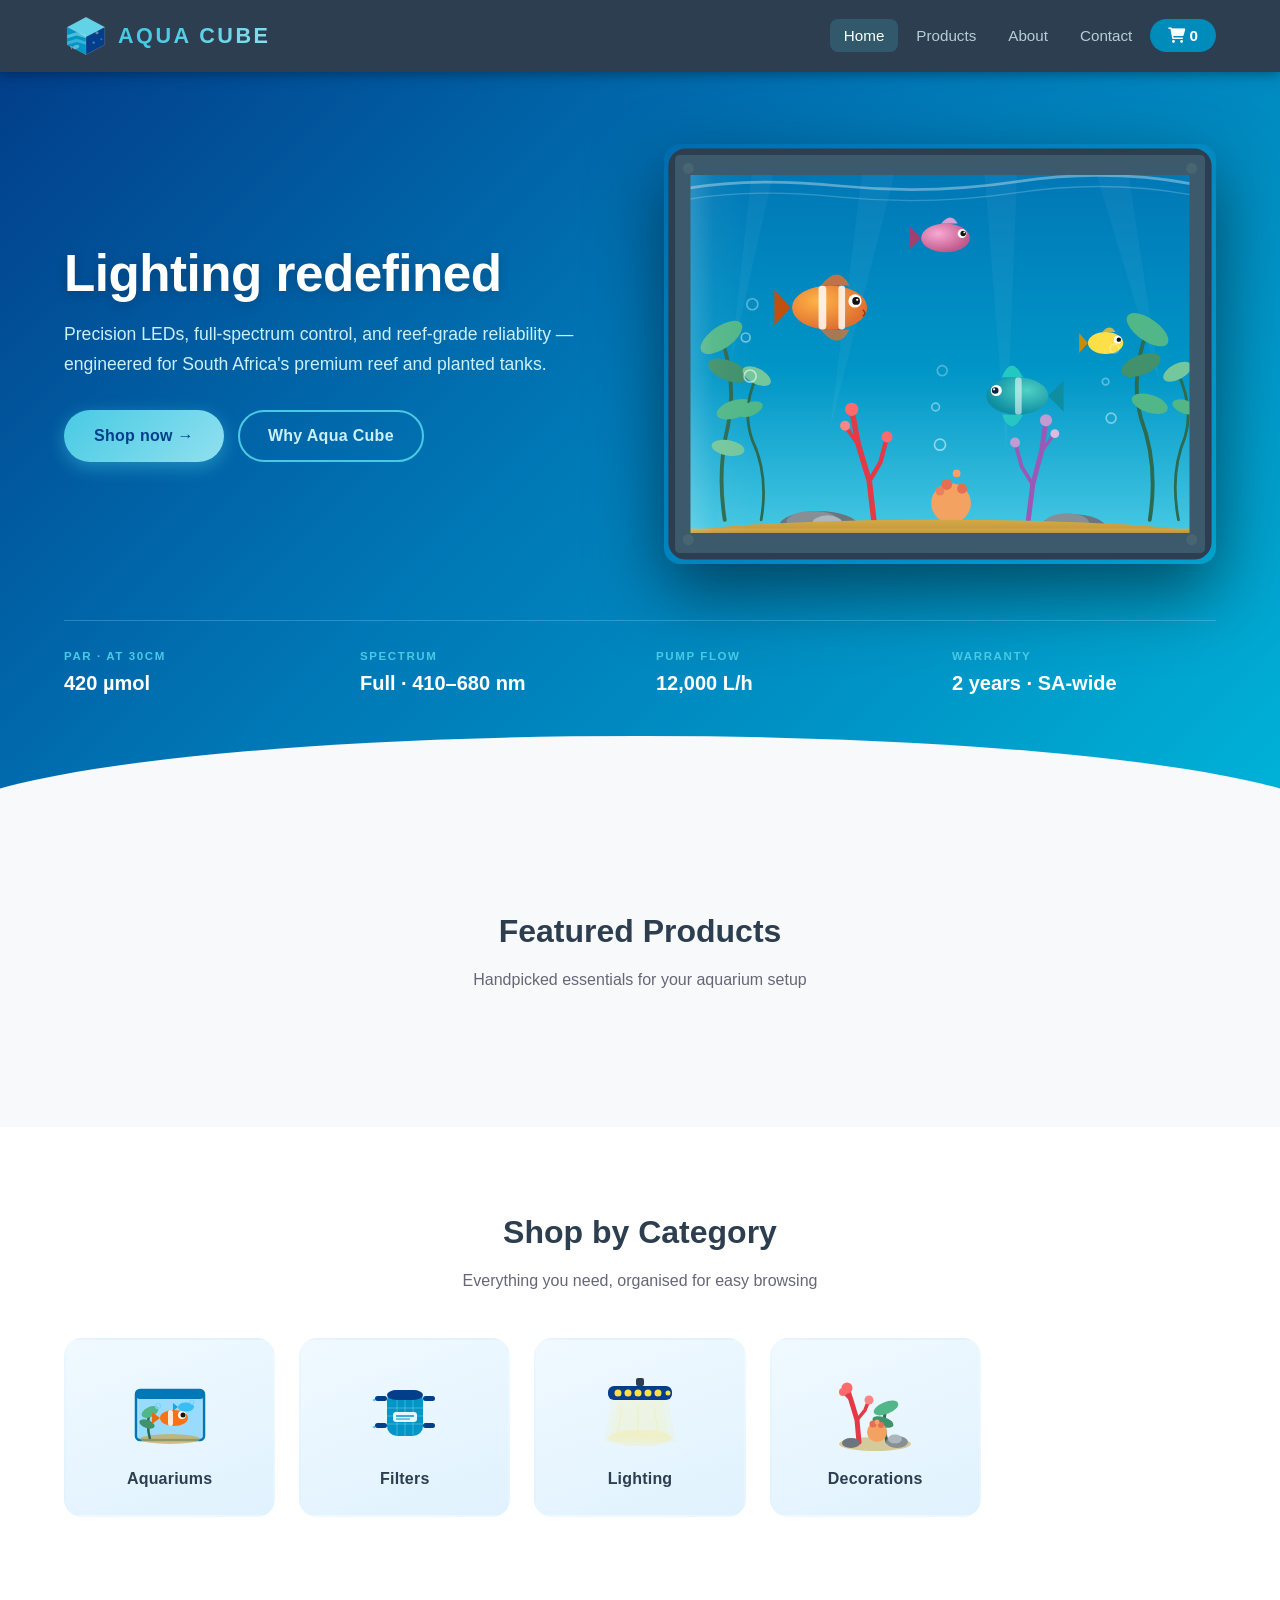
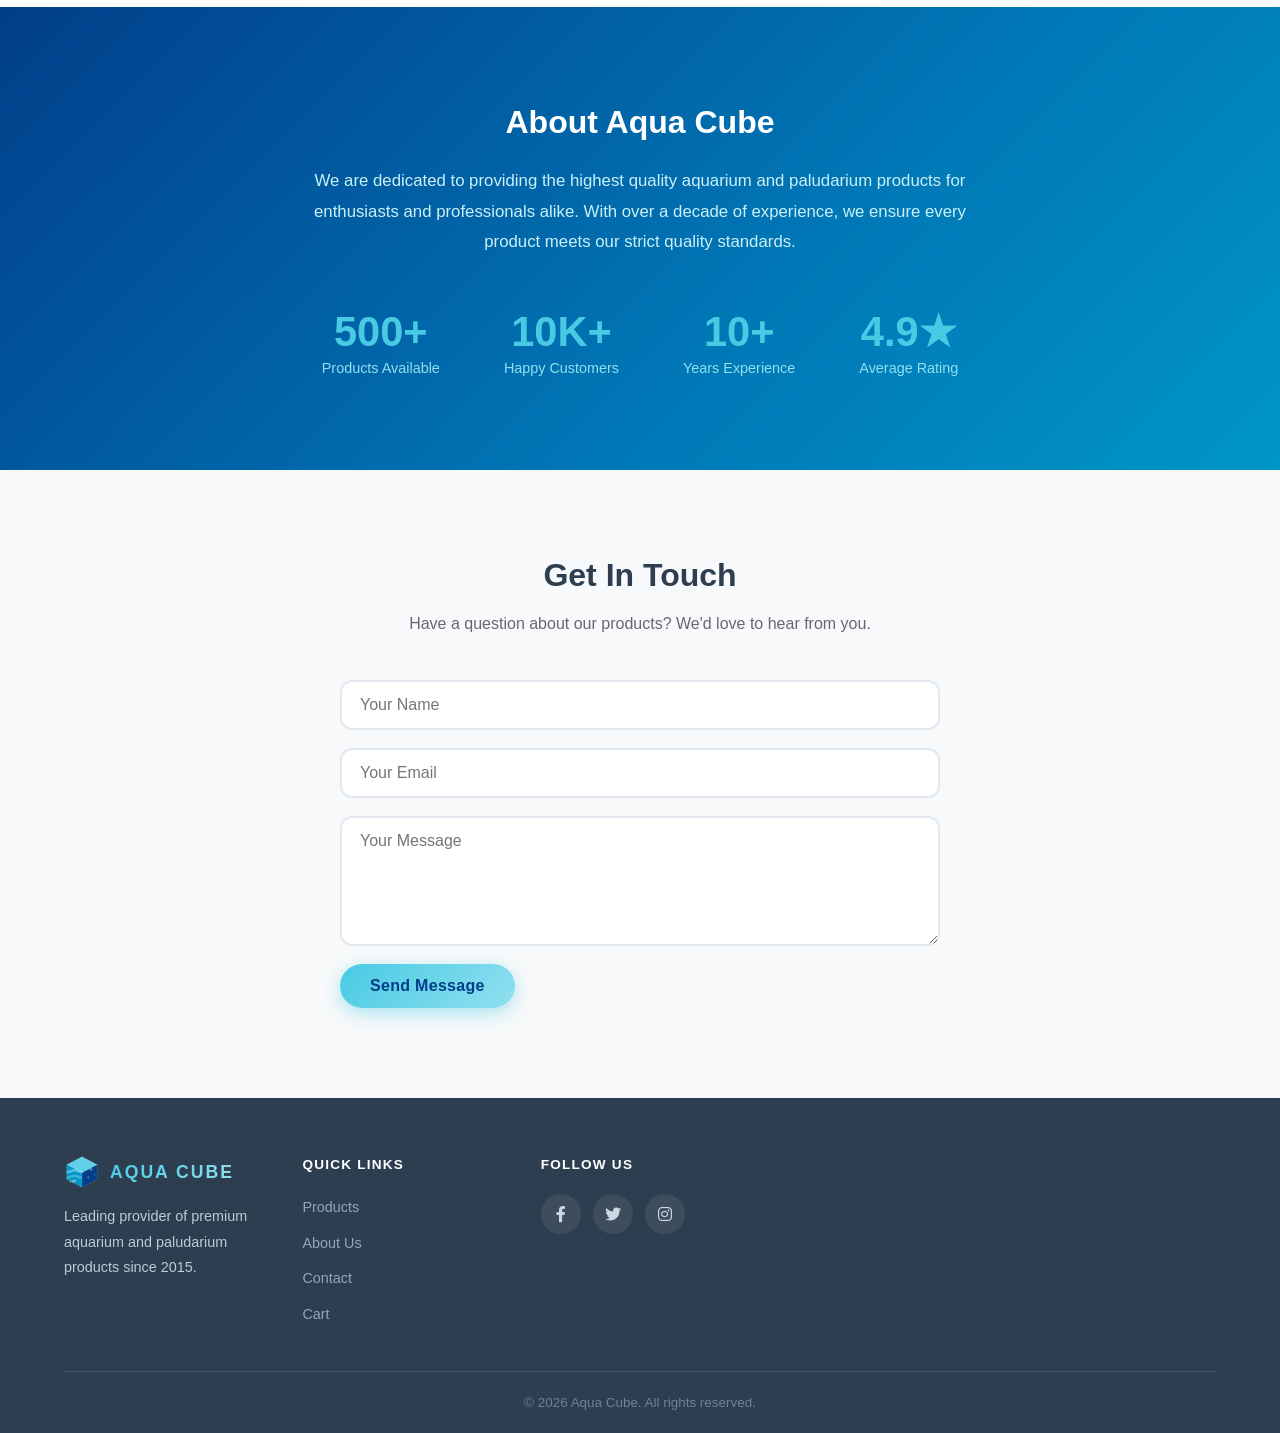
<file: index.html>
<!DOCTYPE html>
<html lang="en">
<head>
    <meta charset="UTF-8">
    <meta name="viewport" content="width=device-width, initial-scale=1.0">
    <title>Aqua Cube - Premium Aquarium &amp; Paludarium Products</title>
    <link rel="stylesheet" href="css/style.css">
    <link rel="stylesheet" href="https://cdnjs.cloudflare.com/ajax/libs/font-awesome/6.0.0/css/all.min.css">
</head>
<body>

    <!-- Navigation -->
    <nav class="navbar">
        <div class="nav-container">
            <div class="logo">
                <img src="images/logo.svg" alt="Aqua Cube Logo" class="logo-img">
                <span>AQUA CUBE</span>
            </div>
            <ul class="nav-menu">
                <li><a href="index.html" class="nav-link active">Home</a></li>
                <li><a href="products.html" class="nav-link">Products</a></li>
                <li><a href="#about" class="nav-link">About</a></li>
                <li><a href="#contact" class="nav-link">Contact</a></li>
                <li>
                    <a href="cart.html" class="nav-link cart-link">
                        <i class="fas fa-shopping-cart"></i>&nbsp;<span id="cart-count">0</span>
                    </a>
                </li>
            </ul>
            <div class="hamburger" id="hamburger">
                <span></span>
                <span></span>
                <span></span>
            </div>
        </div>
    </nav>

    <!-- Hero Section -->
    <section class="hero">
        <div class="container">
            <div class="hero-row">
                <div class="hero-content">
                    <h1>Lighting redefined</h1>
                    <p>Precision LEDs, full-spectrum control, and reef-grade reliability &mdash; engineered for South Africa's premium reef and planted tanks.</p>
                    <div class="hero-actions">
                        <a href="products.html" class="btn btn-primary">Shop now &rarr;</a>
                        <a href="#about" class="btn btn-outline">Why Aqua Cube</a>
                    </div>
                </div>
                <div class="hero-image">
                    <img src="images/hero-aquarium.svg" alt="Aqua Cube aquarium showcase">
                </div>
            </div>
            <ul class="hero-specs">
                <li>
                    <span class="spec-label">PAR &middot; AT 30CM</span>
                    <span class="spec-value">420 &micro;mol</span>
                </li>
                <li>
                    <span class="spec-label">Spectrum</span>
                    <span class="spec-value">Full &middot; 410&ndash;680 nm</span>
                </li>
                <li>
                    <span class="spec-label">Pump flow</span>
                    <span class="spec-value">12,000 L/h</span>
                </li>
                <li>
                    <span class="spec-label">Warranty</span>
                    <span class="spec-value">2 years &middot; SA-wide</span>
                </li>
            </ul>
        </div>
    </section>

    <!-- Featured Products -->
    <section class="featured-products">
        <div class="container">
            <div class="section-header">
                <h2>Featured Products</h2>
                <p>Handpicked essentials for your aquarium setup</p>
            </div>
            <div class="products-grid" id="featured-products">
                <!-- Products loaded by app.js -->
            </div>
        </div>
    </section>

    <!-- Categories Section -->
    <section class="categories">
        <div class="container">
            <div class="section-header">
                <h2>Shop by Category</h2>
                <p>Everything you need, organised for easy browsing</p>
            </div>
            <div class="categories-grid">

                <!-- Aquariums -->
                <a href="products.html" class="category-card">
                    <svg xmlns="http://www.w3.org/2000/svg" viewBox="0 0 80 80">
                        <!-- Tank body -->
                        <rect x="6" y="18" width="68" height="50" rx="4" fill="#bae6fd" stroke="#0077b6" stroke-width="2.5"/>
                        <!-- Top bar -->
                        <rect x="6" y="18" width="68" height="9" rx="4" fill="#0077b6"/>
                        <!-- Water -->
                        <rect x="8.5" y="27" width="63" height="39" fill="#7dd3fc" opacity="0.55"/>
                        <!-- Substrate -->
                        <ellipse cx="40" cy="67" rx="30" ry="5" fill="#c9a84c" opacity="0.7"/>
                        <!-- Plant -->
                        <path d="M20,67 Q16,52 20,40" stroke="#2d6a4f" stroke-width="2.5" fill="none"/>
                        <ellipse cx="20" cy="40" rx="9" ry="5" fill="#52b788" transform="rotate(-25,20,40)"/>
                        <ellipse cx="17" cy="52" rx="8" ry="4" fill="#40916c" transform="rotate(20,17,52)"/>
                        <!-- Main fish -->
                        <ellipse cx="44" cy="46" rx="14" ry="8" fill="#f97316"/>
                        <polygon points="30,46 22,40 22,52" fill="#ea6a10"/>
                        <rect x="38" y="38" width="5" height="16" rx="2.5" fill="white" opacity="0.85"/>
                        <circle cx="52" cy="43" r="4" fill="white"/>
                        <circle cx="53" cy="43" r="2.5" fill="#111"/>
                        <!-- Small fish -->
                        <ellipse cx="56" cy="35" rx="8" ry="4.5" fill="#38bdf8"/>
                        <polygon points="48,35 43,31 43,39" fill="#0ea5e9"/>
                        <!-- Bubbles -->
                        <circle cx="28" cy="34" r="2.5" fill="none" stroke="#7dd3fc" stroke-width="1.2"/>
                        <circle cx="62" cy="30" r="2" fill="none" stroke="#7dd3fc" stroke-width="1.2"/>
                    </svg>
                    <h3>Aquariums</h3>
                </a>

                <!-- Filters -->
                <a href="products.html" class="category-card">
                    <svg xmlns="http://www.w3.org/2000/svg" viewBox="0 0 80 80">
                        <!-- Canister body -->
                        <rect x="22" y="18" width="36" height="46" rx="10" fill="#0096c7"/>
                        <rect x="22" y="18" width="36" height="10" rx="10" fill="#023e8a"/>
                        <!-- Internal grid lines -->
                        <line x1="32" y1="28" x2="32" y2="64" stroke="white" stroke-width="1" opacity="0.25"/>
                        <line x1="40" y1="28" x2="40" y2="64" stroke="white" stroke-width="1" opacity="0.25"/>
                        <line x1="48" y1="28" x2="48" y2="64" stroke="white" stroke-width="1" opacity="0.25"/>
                        <line x1="22" y1="36" x2="58" y2="36" stroke="white" stroke-width="1" opacity="0.25"/>
                        <line x1="22" y1="44" x2="58" y2="44" stroke="white" stroke-width="1" opacity="0.25"/>
                        <line x1="22" y1="52" x2="58" y2="52" stroke="white" stroke-width="1" opacity="0.25"/>
                        <!-- Inlet tube left -->
                        <rect x="10" y="24" width="12" height="5" rx="2.5" fill="#023e8a"/>
                        <!-- Outlet tube left -->
                        <rect x="10" y="51" width="12" height="5" rx="2.5" fill="#023e8a"/>
                        <!-- Outlet tube right -->
                        <rect x="58" y="24" width="12" height="5" rx="2.5" fill="#023e8a"/>
                        <rect x="58" y="51" width="12" height="5" rx="2.5" fill="#023e8a"/>
                        <!-- Badge label -->
                        <rect x="28" y="40" width="24" height="10" rx="3" fill="white" opacity="0.9"/>
                        <line x1="31" y1="44" x2="49" y2="44" stroke="#0096c7" stroke-width="1.5"/>
                        <line x1="31" y1="47" x2="45" y2="47" stroke="#0096c7" stroke-width="1"/>
                        <!-- Flow arrows on tubes -->
                        <polygon points="10,26.5 7,28 10,29.5" fill="#48cae4"/>
                        <polygon points="10,53.5 7,55 10,56.5" fill="#48cae4"/>
                    </svg>
                    <h3>Filters</h3>
                </a>

                <!-- Lighting -->
                <a href="products.html" class="category-card">
                    <svg xmlns="http://www.w3.org/2000/svg" viewBox="0 0 80 80">
                        <!-- Fixture bar -->
                        <rect x="8" y="14" width="64" height="14" rx="6" fill="#023e8a"/>
                        <!-- LED dots -->
                        <circle cx="18" cy="21" r="3.5" fill="#fde047"/>
                        <circle cx="28" cy="21" r="3.5" fill="#fde047"/>
                        <circle cx="38" cy="21" r="3.5" fill="#fde047"/>
                        <circle cx="48" cy="21" r="3.5" fill="#fde047"/>
                        <circle cx="58" cy="21" r="3.5" fill="#fde047"/>
                        <circle cx="68" cy="21" r="2.5" fill="#fde047"/>
                        <!-- Light beam cone -->
                        <path d="M12,28 L4,70 L76,70 L68,28 Z" fill="#fde047" opacity="0.08"/>
                        <path d="M18,28 L12,66 L68,66 L62,28 Z" fill="#fde047" opacity="0.07"/>
                        <!-- Glow pool at bottom -->
                        <ellipse cx="40" cy="66" rx="32" ry="8" fill="#fde047" opacity="0.18"/>
                        <!-- Mounting bracket -->
                        <rect x="36" y="6" width="8" height="8" rx="2" fill="#2c3e50"/>
                        <!-- Shimmer lines -->
                        <line x1="22" y1="34" x2="18" y2="60" stroke="#fde047" stroke-width="1" opacity="0.2"/>
                        <line x1="38" y1="34" x2="38" y2="62" stroke="#fde047" stroke-width="1" opacity="0.2"/>
                        <line x1="54" y1="34" x2="58" y2="60" stroke="#fde047" stroke-width="1" opacity="0.2"/>
                    </svg>
                    <h3>Lighting</h3>
                </a>

                <!-- Decorations -->
                <a href="products.html" class="category-card">
                    <svg xmlns="http://www.w3.org/2000/svg" viewBox="0 0 80 80">
                        <!-- Sandy base -->
                        <ellipse cx="40" cy="72" rx="36" ry="7" fill="#c9a84c" opacity="0.55"/>
                        <!-- Branch coral left -->
                        <path d="M24,70 L22,48 L16,28 L12,16" stroke="#e63946" stroke-width="5" stroke-linecap="round" fill="none"/>
                        <path d="M22,48 L30,38 L34,28" stroke="#e63946" stroke-width="3.5" stroke-linecap="round" fill="none"/>
                        <path d="M16,28 L8,20" stroke="#e63946" stroke-width="3" stroke-linecap="round" fill="none"/>
                        <circle cx="12" cy="16" r="5.5" fill="#ff6b6b"/>
                        <circle cx="34" cy="28" r="4.5" fill="#ff8585"/>
                        <circle cx="8" cy="20" r="4" fill="#ff6b6b"/>
                        <!-- Green plant right -->
                        <path d="M52,70 Q47,52 51,36" stroke="#2d6a4f" stroke-width="3" fill="none" stroke-linecap="round"/>
                        <ellipse cx="51" cy="36" rx="13" ry="6" fill="#52b788" transform="rotate(-22,51,36)"/>
                        <ellipse cx="48" cy="50" rx="11" ry="5" fill="#40916c" transform="rotate(18,48,50)"/>
                        <!-- Round coral center -->
                        <circle cx="42" cy="60" r="10" fill="#f4a261"/>
                        <circle cx="38" cy="52" r="3.5" fill="#e76f51"/>
                        <circle cx="46" cy="53" r="3" fill="#e76f51"/>
                        <circle cx="42" cy="50" r="2.5" fill="#ff9f6a"/>
                        <!-- Rocks -->
                        <ellipse cx="62" cy="70" rx="11" ry="6" fill="#868e96"/>
                        <ellipse cx="60" cy="67" rx="7" ry="4.5" fill="#adb5bd"/>
                        <ellipse cx="16" cy="71" rx="9" ry="5" fill="#6c757d"/>
                    </svg>
                    <h3>Decorations</h3>
                </a>

            </div>
        </div>
    </section>

    <!-- About Section -->
    <section class="about" id="about">
        <div class="container">
            <h2>About Aqua Cube</h2>
            <p>We are dedicated to providing the highest quality aquarium and paludarium products for enthusiasts and professionals alike. With over a decade of experience, we ensure every product meets our strict quality standards.</p>
            <div class="about-stats">
                <div class="stat-item">
                    <h3>500+</h3>
                    <p>Products Available</p>
                </div>
                <div class="stat-item">
                    <h3>10K+</h3>
                    <p>Happy Customers</p>
                </div>
                <div class="stat-item">
                    <h3>10+</h3>
                    <p>Years Experience</p>
                </div>
                <div class="stat-item">
                    <h3>4.9★</h3>
                    <p>Average Rating</p>
                </div>
            </div>
        </div>
    </section>

    <!-- Contact Section -->
    <section class="contact" id="contact">
        <div class="container">
            <div class="section-header">
                <h2>Get In Touch</h2>
                <p>Have a question about our products? We'd love to hear from you.</p>
            </div>
            <div class="contact-form">
                <form>
                    <input type="text" placeholder="Your Name" required>
                    <input type="email" placeholder="Your Email" required>
                    <textarea placeholder="Your Message" rows="5" required></textarea>
                    <button type="submit" class="btn btn-primary">Send Message</button>
                </form>
            </div>
        </div>
    </section>

    <!-- Footer -->
    <footer class="footer">
        <div class="container">
            <div class="footer-content">
                <div class="footer-section">
                    <div class="footer-logo">
                        <img src="images/logo.svg" alt="Aqua Cube Logo">
                        <span>AQUA CUBE</span>
                    </div>
                    <p>Leading provider of premium aquarium and paludarium products since 2015.</p>
                </div>
                <div class="footer-section">
                    <h4>Quick Links</h4>
                    <ul>
                        <li><a href="products.html">Products</a></li>
                        <li><a href="#about">About Us</a></li>
                        <li><a href="#contact">Contact</a></li>
                        <li><a href="cart.html">Cart</a></li>
                    </ul>
                </div>
                <div class="footer-section">
                    <h4>Follow Us</h4>
                    <div class="social-links">
                        <a href="#" aria-label="Facebook"><i class="fab fa-facebook-f"></i></a>
                        <a href="#" aria-label="Twitter"><i class="fab fa-twitter"></i></a>
                        <a href="#" aria-label="Instagram"><i class="fab fa-instagram"></i></a>
                    </div>
                </div>
            </div>
            <div class="footer-bottom">
                <p>&copy; 2026 Aqua Cube. All rights reserved.</p>
            </div>
        </div>
    </footer>

    <script src="js/app.js"></script>
    <script>
        // Mobile hamburger menu toggle
        document.getElementById('hamburger').addEventListener('click', function () {
            document.querySelector('.nav-menu').classList.toggle('active');
        });
    </script>
</body>
</html>
</file>
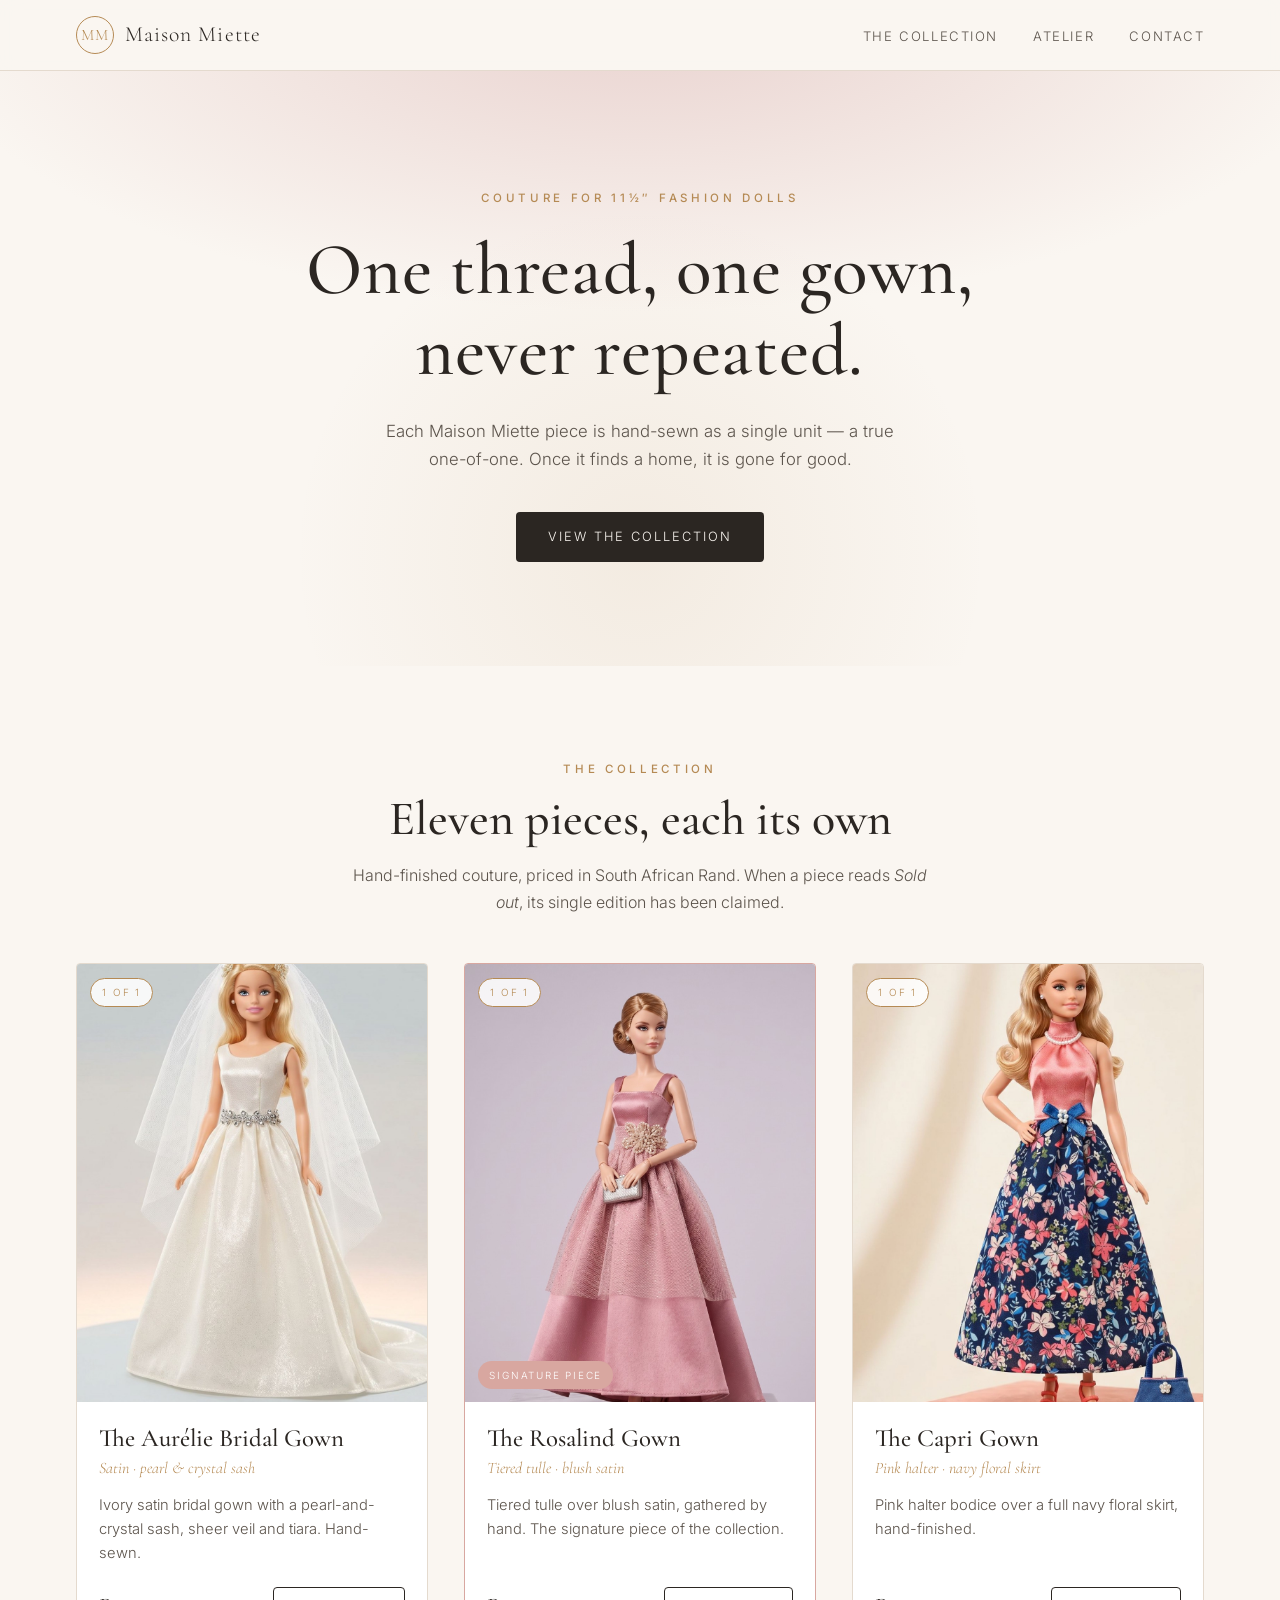
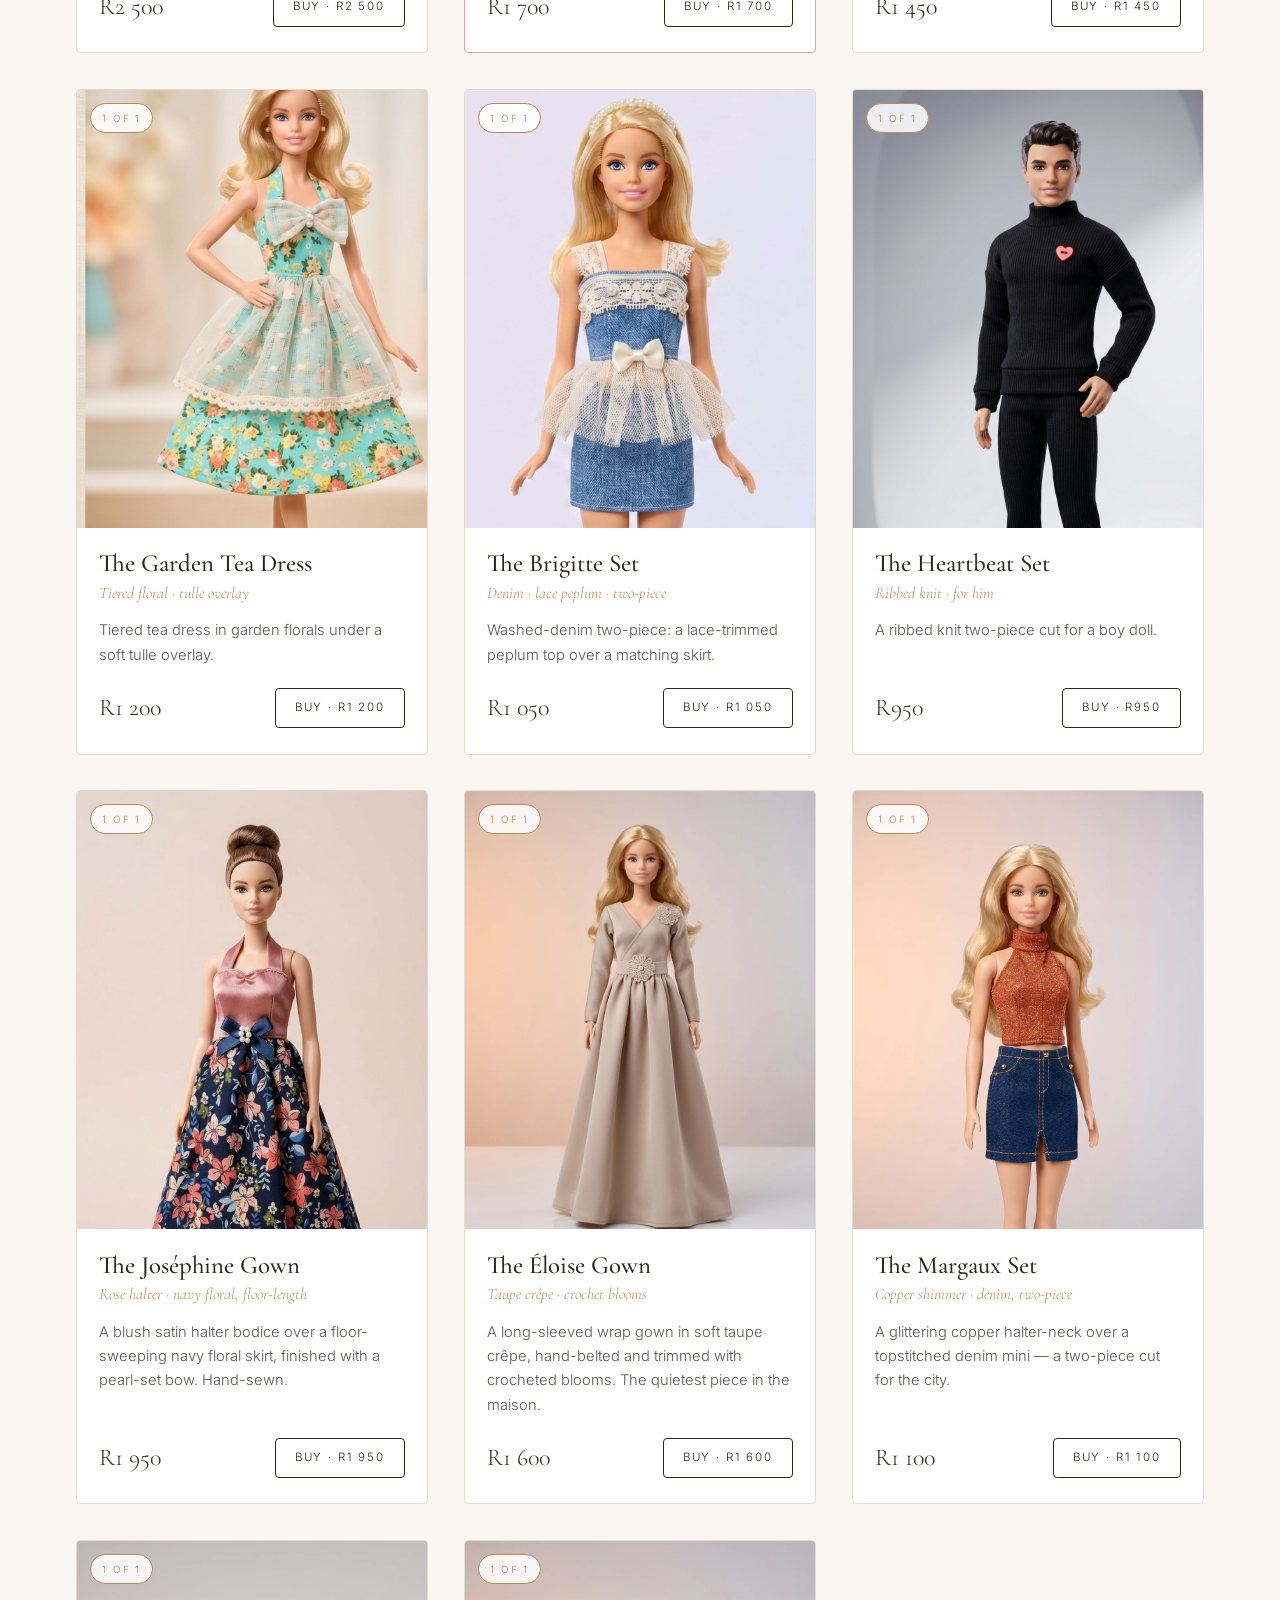
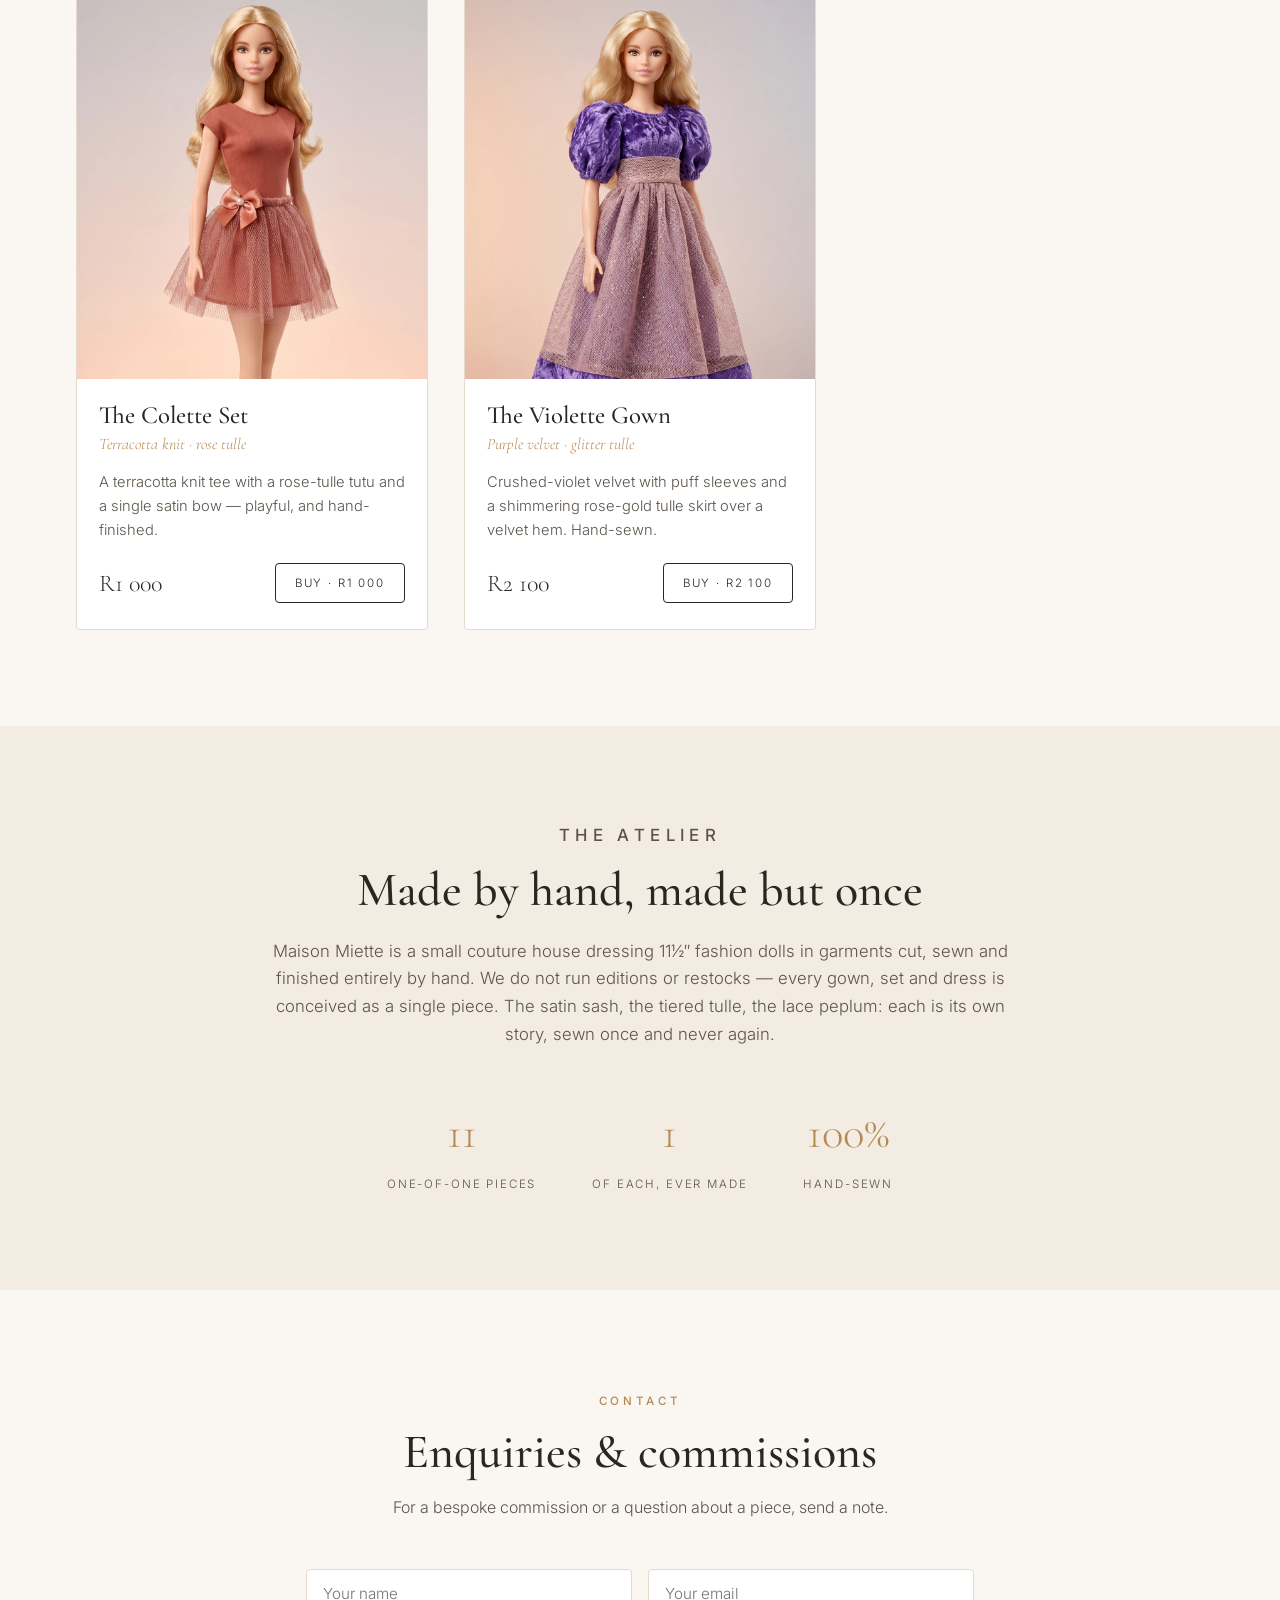
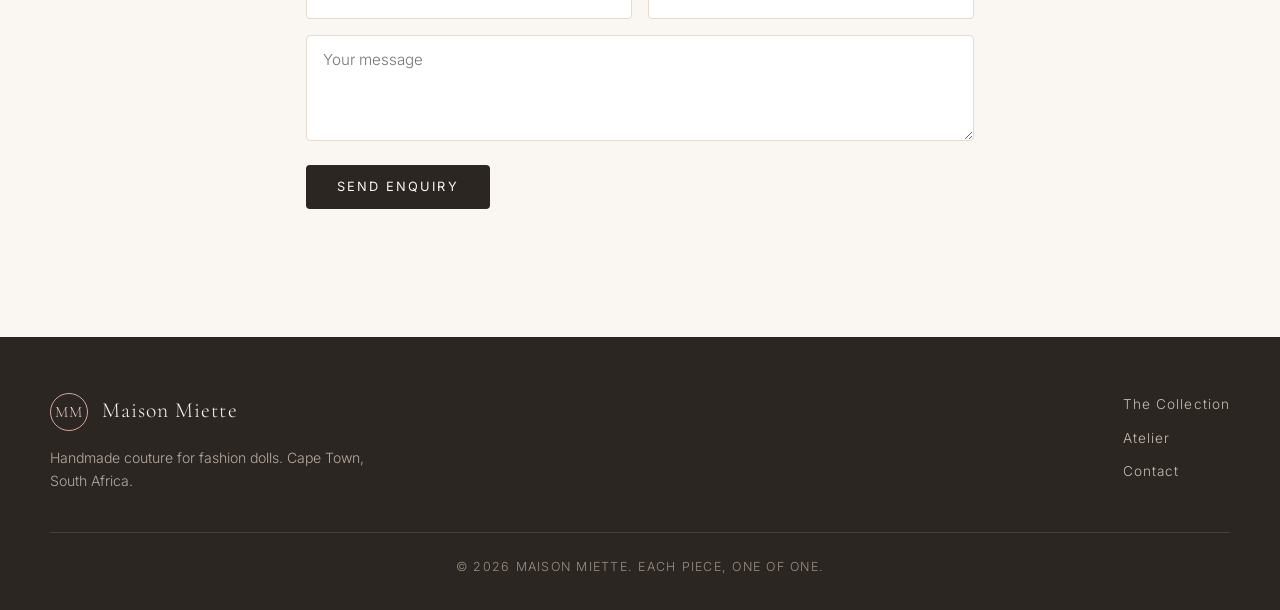
<file: maison-miette/index.html>
<!DOCTYPE html>
<html lang="en">
<head>
    <meta charset="UTF-8">
    <meta name="viewport" content="width=device-width, initial-scale=1.0">
    <title>Maison Miette — Handmade Couture for Fashion Dolls</title>
    <meta name="description" content="Maison Miette: one-of-one handmade couture for 11½ inch fashion dolls. Each piece a single unit, never repeated.">
    <link rel="preconnect" href="https://fonts.googleapis.com">
    <link rel="preconnect" href="https://fonts.gstatic.com" crossorigin>
    <link href="https://fonts.googleapis.com/css2?family=Cormorant+Garamond:ital,wght@0,400;0,500;0,600;1,400;1,500&family=Inter:wght@300;400;500&display=swap" rel="stylesheet">
    <link rel="stylesheet" href="css/style.css">
</head>
<body>

    <!-- Navigation -->
    <nav class="navbar">
        <div class="nav-container">
            <a href="#top" class="brand">
                <span class="brand-mark">MM</span>
                <span class="brand-name">Maison&nbsp;Miette</span>
            </a>
            <ul class="nav-menu" id="nav-menu">
                <li><a href="#collection" class="nav-link">The Collection</a></li>
                <li><a href="#atelier" class="nav-link">Atelier</a></li>
                <li><a href="#contact" class="nav-link">Contact</a></li>
            </ul>
            <button class="hamburger" id="hamburger" aria-label="Toggle menu" aria-expanded="false">
                <span></span><span></span><span></span>
            </button>
        </div>
    </nav>

    <!-- Hero -->
    <header class="hero" id="top">
        <div class="hero-inner">
            <p class="hero-eyebrow">Couture for 11½″ fashion dolls</p>
            <h1 class="hero-title">One thread, one gown,<br>never repeated.</h1>
            <p class="hero-sub">Each Maison Miette piece is hand-sewn as a single unit — a true one-of-one. Once it finds a home, it is gone for good.</p>
            <a href="#collection" class="btn btn-primary">View the Collection</a>
        </div>
        <div class="hero-glow" aria-hidden="true"></div>
    </header>

    <!-- The Collection -->
    <section class="collection" id="collection">
        <div class="section-head">
            <p class="eyebrow">The Collection</p>
            <h2>Eleven pieces, each its own</h2>
            <p class="section-lead">Hand-finished couture, priced in South African Rand. When a piece reads <em>Sold out</em>, its single edition has been claimed.</p>
        </div>
        <div class="pieces-grid" id="pieces-grid">
            <!-- Rendered by js/app.js -->
        </div>
    </section>

    <!-- Atelier / About -->
    <section class="atelier" id="atelier">
        <div class="atelier-inner">
            <p class="eyebrow">The Atelier</p>
            <h2>Made by hand, made but once</h2>
            <p>Maison Miette is a small couture house dressing 11½″ fashion dolls in garments cut, sewn and finished entirely by hand. We do not run editions or restocks — every gown, set and dress is conceived as a single piece. The satin sash, the tiered tulle, the lace peplum: each is its own story, sewn once and never again.</p>
            <div class="atelier-stats">
                <div class="stat"><span class="stat-num">11</span><span class="stat-label">One-of-one pieces</span></div>
                <div class="stat"><span class="stat-num">1</span><span class="stat-label">Of each, ever made</span></div>
                <div class="stat"><span class="stat-num">100%</span><span class="stat-label">Hand-sewn</span></div>
            </div>
        </div>
    </section>

    <!-- Contact -->
    <section class="contact" id="contact">
        <div class="section-head">
            <p class="eyebrow">Contact</p>
            <h2>Enquiries &amp; commissions</h2>
            <p class="section-lead">For a bespoke commission or a question about a piece, send a note.</p>
        </div>
        <form class="contact-form" id="contact-form" novalidate>
            <div class="field"><input type="text" name="name" placeholder="Your name" required></div>
            <div class="field"><input type="email" name="email" placeholder="Your email" required></div>
            <div class="field full"><textarea name="message" rows="4" placeholder="Your message" required></textarea></div>
            <button type="submit" class="btn btn-primary">Send enquiry</button>
            <p class="form-note" id="form-note" role="status" aria-live="polite"></p>
        </form>
    </section>

    <!-- Footer -->
    <footer class="footer">
        <div class="footer-inner">
            <div class="footer-brand">
                <span class="brand-mark">MM</span>
                <span class="brand-name">Maison Miette</span>
                <p>Handmade couture for fashion dolls. Cape Town, South Africa.</p>
            </div>
            <div class="footer-links">
                <a href="#collection">The Collection</a>
                <a href="#atelier">Atelier</a>
                <a href="#contact">Contact</a>
            </div>
        </div>
        <p class="footer-bottom">© <span id="year"></span> Maison Miette. Each piece, one of one.</p>
    </footer>

    <script src="js/products-data.js"></script>
    <script src="js/app.js"></script>
</body>
</html>
</file>
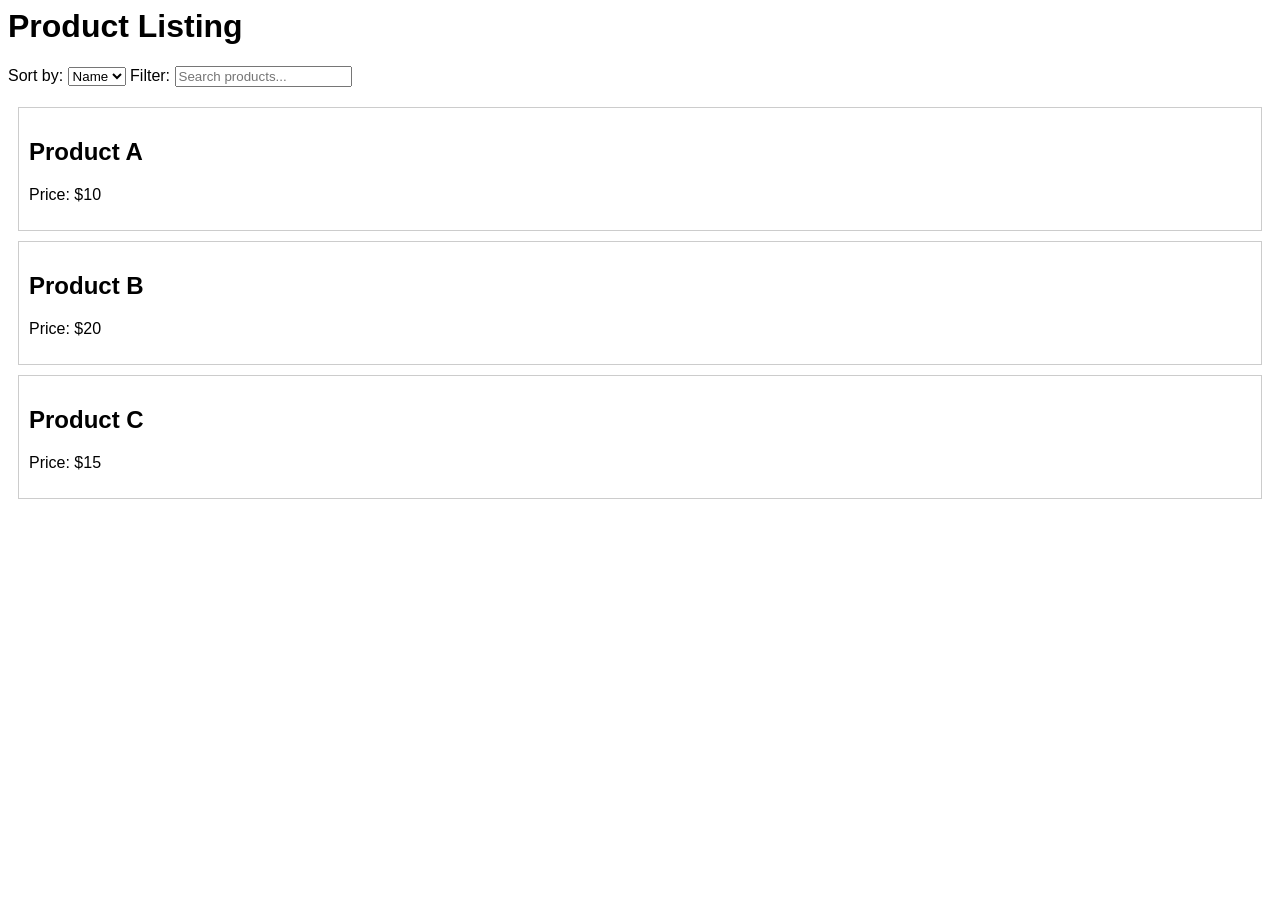
<file: products.html>
<html>
<head>
    <title>Product Listing</title>
    <style>
        /* Simple CSS for layout */
        body { font-family: Arial, sans-serif; }
        .product { border: 1px solid #ccc; padding: 10px; margin: 10px; }
        .filter { margin: 20px 0; }
    </style>
</head>
<body>
    <h1>Product Listing</h1>
    <div class="filter">
        <label for="sort">Sort by:</label>
        <select id="sort" onchange="sortProducts()">
            <option value="name">Name</option>
            <option value="price">Price</option>
        </select>
        <label for="filter">Filter:</label>
        <input type="text" id="filter" onkeyup="filterProducts()" placeholder="Search products...">
    </div>
    <div id="product-list">
        <div class="product" data-name="Product A" data-price="10">
            <h2>Product A</h2>
            <p>Price: $10</p>
        </div>
        <div class="product" data-name="Product B" data-price="20">
            <h2>Product B</h2>
            <p>Price: $20</p>
        </div>
        <div class="product" data-name="Product C" data-price="15">
            <h2>Product C</h2>
            <p>Price: $15</p>
        </div>
    </div>
    <script>
        function sortProducts() {
            var select = document.getElementById('sort');
            var products = document.getElementsByClassName('product');
            var productsArray = Array.from(products);
            var sortCriteria = select.value;
            productsArray.sort((a, b) => {
                var aValue = sortCriteria === 'name' ? a.getAttribute('data-name') : parseFloat(a.getAttribute('data-price'));
                var bValue = sortCriteria === 'name' ? b.getAttribute('data-name') : parseFloat(b.getAttribute('data-price'));
                return aValue > bValue ? 1 : -1;
            });
            var productList = document.getElementById('product-list');
            productList.innerHTML = '';
            productsArray.forEach(product => productList.appendChild(product));
        }

        function filterProducts() {
            var input = document.getElementById('filter').value.toLowerCase();
            var products = document.getElementsByClassName('product');
            Array.from(products).forEach(product => {
                var productName = product.getAttribute('data-name').toLowerCase();
                if (productName.includes(input)) {
                    product.style.display = '';
                } else {
                    product.style.display = 'none';
                }
            });
        }
    </script>
</body>
</html>
</file>
<file: css/style.css>
/* =====================
   RESET & BASE
   ===================== */
*, *::before, *::after {
  box-sizing: border-box;
  margin: 0;
  padding: 0;
}

body {
  font-family: 'Segoe UI', Tahoma, Geneva, Verdana, sans-serif;
  color: #333;
  line-height: 1.6;
  background: #fff;
}

.container {
  max-width: 1200px;
  margin: 0 auto;
  padding: 0 24px;
}

/* =====================
   NAVBAR
   ===================== */
.navbar {
  background-color: #2c3e50;
  position: sticky;
  top: 0;
  z-index: 1000;
  box-shadow: 0 2px 12px rgba(0, 0, 0, 0.35);
}

.nav-container {
  max-width: 1200px;
  margin: 0 auto;
  padding: 0 24px;
  display: flex;
  align-items: center;
  justify-content: space-between;
  height: 72px;
}

.logo {
  display: flex;
  align-items: center;
  gap: 10px;
  text-decoration: none;
  cursor: pointer;
}

.logo-img {
  width: 44px;
  height: 44px;
  flex-shrink: 0;
}

.logo span {
  font-size: 1.35rem;
  font-weight: 800;
  letter-spacing: 2.5px;
  background: linear-gradient(135deg, #48cae4 30%, #90e0ef 100%);
  -webkit-background-clip: text;
  -webkit-text-fill-color: transparent;
  background-clip: text;
}

.nav-menu {
  display: flex;
  list-style: none;
  gap: 4px;
  align-items: center;
}

.nav-link {
  color: #b8cdd8;
  text-decoration: none;
  font-weight: 500;
  font-size: 0.95rem;
  padding: 8px 14px;
  border-radius: 8px;
  transition: background 0.18s ease, color 0.18s ease;
}

.nav-link:hover,
.nav-link.active {
  color: #ffffff;
  background-color: rgba(72, 202, 228, 0.18);
}

.cart-link {
  background-color: #008cba !important;
  color: #ffffff !important;
  padding: 8px 18px;
  border-radius: 20px;
  font-weight: 600;
}

.cart-link:hover {
  background-color: #006d91 !important;
}

.hamburger {
  display: none;
  flex-direction: column;
  gap: 5px;
  cursor: pointer;
  padding: 4px;
}

.hamburger span {
  display: block;
  width: 24px;
  height: 2px;
  background: #cdd7e0;
  border-radius: 2px;
  transition: background 0.2s;
}

/* =====================
   HERO SECTION
   ===================== */
.hero {
  background: linear-gradient(135deg, #023e8a 0%, #0077b6 45%, #0096c7 75%, #00b4d8 100%);
  display: flex;
  align-items: center;
  padding: 72px 24px 130px;
  position: relative;
  overflow: hidden;
}

/* Wave cutout at bottom of hero */
.hero::after {
  content: '';
  position: absolute;
  bottom: 0;
  left: 0;
  right: 0;
  height: 90px;
  background: #f8f9fa;
  clip-path: ellipse(55% 100% at 50% 100%);
}

.hero .container {
  display: flex;
  flex-direction: column;
  gap: 56px;
  width: 100%;
  position: relative;
  z-index: 1;
}

.hero-row {
  display: flex;
  align-items: center;
  justify-content: space-between;
  gap: 48px;
  width: 100%;
}

.hero-content {
  flex: 1 1 50%;
  max-width: 560px;
}

.hero-content h1 {
  font-size: 3.2rem;
  font-weight: 800;
  color: #ffffff;
  line-height: 1.1;
  letter-spacing: -0.5px;
  margin-bottom: 18px;
  text-shadow: 0 2px 12px rgba(0, 0, 0, 0.2);
}

.hero-content p {
  font-size: 1.1rem;
  color: #caf0f8;
  margin-bottom: 30px;
  line-height: 1.7;
  max-width: 520px;
}

.hero-actions {
  display: flex;
  flex-wrap: wrap;
  gap: 14px;
  align-items: center;
}

.hero-image {
  flex: 1 1 50%;
  max-width: 560px;
  display: flex;
  justify-content: center;
  align-items: center;
}

.hero-image img {
  width: 100%;
  max-width: 560px;
  border-radius: 16px;
  box-shadow: 0 28px 70px rgba(0, 0, 0, 0.5);
}

/* Spec strip */
.hero-specs {
  list-style: none;
  display: grid;
  grid-template-columns: repeat(4, 1fr);
  gap: 32px;
  width: 100%;
  padding: 26px 0 0;
  border-top: 1px solid rgba(202, 240, 248, 0.22);
}

.hero-specs li {
  display: flex;
  flex-direction: column;
  gap: 6px;
}

.spec-label {
  font-size: 0.72rem;
  font-weight: 700;
  letter-spacing: 1.6px;
  text-transform: uppercase;
  color: #48cae4;
}

.spec-value {
  font-size: 1.25rem;
  font-weight: 700;
  color: #ffffff;
  line-height: 1.25;
}

/* =====================
   BUTTONS
   ===================== */
.btn {
  display: inline-block;
  padding: 13px 30px;
  border-radius: 30px;
  text-decoration: none;
  font-weight: 700;
  font-size: 1rem;
  transition: all 0.2s ease;
  cursor: pointer;
  border: none;
  letter-spacing: 0.3px;
}

.btn-primary {
  background: linear-gradient(135deg, #48cae4, #90e0ef);
  color: #023e8a;
  box-shadow: 0 5px 18px rgba(72, 202, 228, 0.45);
}

.btn-primary:hover {
  transform: translateY(-2px);
  box-shadow: 0 8px 24px rgba(72, 202, 228, 0.6);
  background: linear-gradient(135deg, #60d4ec, #ade8f4);
}

.btn-outline {
  background: transparent;
  color: #caf0f8;
  border: 2px solid #48cae4;
  padding: 11px 28px;
}

.btn-outline:hover {
  background: rgba(72, 202, 228, 0.14);
  color: #ffffff;
  transform: translateY(-2px);
}

/* =====================
   SECTION HEADINGS
   ===================== */
.section-header {
  text-align: center;
  margin-bottom: 44px;
}

.section-header h2 {
  font-size: 2rem;
  font-weight: 800;
  color: #2c3e50;
  margin-bottom: 10px;
}

.section-header p {
  color: #667;
  font-size: 1rem;
  max-width: 540px;
  margin: 0 auto;
}

/* =====================
   FEATURED PRODUCTS
   ===================== */
.featured-products {
  background: #f8f9fa;
  padding: 80px 0 90px;
}

.featured-products .container {
  max-width: 1200px;
  margin: 0 auto;
  padding: 0 24px;
}

.products-grid {
  display: grid;
  grid-template-columns: repeat(auto-fill, minmax(220px, 1fr));
  gap: 24px;
}

/* Cards rendered by JS */
.product-card {
  background: #ffffff;
  border-radius: 14px;
  overflow: hidden;
  box-shadow: 0 4px 16px rgba(0, 0, 0, 0.08);
  transition: transform 0.2s ease, box-shadow 0.2s ease;
  display: flex;
  flex-direction: column;
}

.product-card:hover {
  transform: translateY(-6px);
  box-shadow: 0 10px 28px rgba(0, 0, 0, 0.14);
}

.product-card img {
  width: 100%;
  height: 180px;
  object-fit: cover;
}

.product-card-body {
  padding: 16px;
  flex: 1;
  display: flex;
  flex-direction: column;
  gap: 8px;
}

.product-card h3 {
  font-size: 0.98rem;
  font-weight: 600;
  color: #2c3e50;
}

.product-card .price {
  font-size: 1.1rem;
  font-weight: 700;
  color: #008cba;
}

.product-card .btn {
  padding: 9px 20px;
  font-size: 0.88rem;
  margin-top: auto;
  text-align: center;
}

/* =====================
   CATEGORIES
   ===================== */
.categories {
  background: #ffffff;
  padding: 80px 0 90px;
}

.categories .container {
  max-width: 1200px;
  margin: 0 auto;
  padding: 0 24px;
}

.categories-grid {
  display: grid;
  grid-template-columns: repeat(auto-fill, minmax(200px, 1fr));
  gap: 24px;
}

.category-card {
  background: linear-gradient(160deg, #f0f9ff 0%, #e0f2fe 100%);
  border: 2px solid transparent;
  border-radius: 18px;
  padding: 32px 20px 24px;
  text-align: center;
  cursor: pointer;
  transition: border-color 0.2s ease, transform 0.2s ease, box-shadow 0.2s ease;
  display: flex;
  flex-direction: column;
  align-items: center;
  gap: 14px;
  text-decoration: none;
}

.category-card:hover {
  border-color: #008cba;
  transform: translateY(-5px);
  box-shadow: 0 10px 28px rgba(0, 140, 186, 0.14);
}

.category-card svg {
  width: 80px;
  height: 80px;
}

.category-card h3 {
  font-size: 1rem;
  font-weight: 700;
  color: #2c3e50;
  letter-spacing: 0.2px;
}

/* =====================
   ABOUT SECTION
   ===================== */
.about {
  background: linear-gradient(135deg, #023e8a 0%, #0077b6 60%, #0096c7 100%);
  color: #ffffff;
  padding: 90px 24px;
  text-align: center;
}

.about h2 {
  font-size: 2rem;
  font-weight: 800;
  color: #ffffff;
  margin-bottom: 18px;
}

.about > .container > p {
  max-width: 680px;
  margin: 0 auto;
  font-size: 1.05rem;
  line-height: 1.8;
  color: #caf0f8;
}

.about-stats {
  display: flex;
  justify-content: center;
  gap: 64px;
  margin-top: 54px;
  flex-wrap: wrap;
}

.stat-item h3 {
  font-size: 2.6rem;
  font-weight: 800;
  color: #48cae4;
  line-height: 1;
}

.stat-item p {
  font-size: 0.9rem;
  color: #90e0ef;
  margin-top: 4px;
}

/* =====================
   CONTACT SECTION
   ===================== */
.contact {
  background: #f8f9fa;
  padding: 80px 24px 90px;
}

.contact .container {
  max-width: 1200px;
  margin: 0 auto;
  padding: 0 24px;
}

.contact-form {
  max-width: 600px;
  margin: 44px auto 0;
}

.contact-form form {
  display: flex;
  flex-direction: column;
  gap: 18px;
}

.contact-form input,
.contact-form textarea {
  width: 100%;
  padding: 14px 18px;
  border: 2px solid #e2e8f0;
  border-radius: 12px;
  font-size: 1rem;
  font-family: inherit;
  background: #ffffff;
  color: #333;
  transition: border-color 0.2s ease, box-shadow 0.2s ease;
}

.contact-form input:focus,
.contact-form textarea:focus {
  outline: none;
  border-color: #008cba;
  box-shadow: 0 0 0 3px rgba(0, 140, 186, 0.12);
}

.contact-form textarea {
  resize: vertical;
  min-height: 130px;
}

.contact-form button {
  align-self: flex-start;
}

/* =====================
   FOOTER
   ===================== */
.footer {
  background-color: #2c3e50;
  color: #b8cdd8;
  padding: 56px 0 20px;
}

.footer .container {
  max-width: 1200px;
  margin: 0 auto;
  padding: 0 24px;
}

.footer-content {
  display: grid;
  grid-template-columns: repeat(auto-fill, minmax(190px, 1fr));
  gap: 40px;
  margin-bottom: 44px;
}

.footer-logo {
  display: flex;
  align-items: center;
  gap: 10px;
  margin-bottom: 14px;
}

.footer-logo img {
  width: 36px;
  height: 36px;
}

.footer-logo span {
  font-size: 1.1rem;
  font-weight: 800;
  letter-spacing: 2px;
  background: linear-gradient(135deg, #48cae4, #90e0ef);
  -webkit-background-clip: text;
  -webkit-text-fill-color: transparent;
  background-clip: text;
}

.footer-section h4 {
  color: #ffffff;
  font-size: 0.85rem;
  font-weight: 700;
  text-transform: uppercase;
  letter-spacing: 1.2px;
  margin-bottom: 18px;
}

.footer-section p {
  font-size: 0.9rem;
  line-height: 1.75;
}

.footer-section ul {
  list-style: none;
  display: flex;
  flex-direction: column;
  gap: 10px;
}

.footer-section ul a {
  color: #8fa8b8;
  text-decoration: none;
  font-size: 0.9rem;
  transition: color 0.18s ease;
}

.footer-section ul a:hover {
  color: #48cae4;
}

.social-links {
  display: flex;
  gap: 12px;
}

.social-links a {
  display: flex;
  align-items: center;
  justify-content: center;
  width: 40px;
  height: 40px;
  background: rgba(255, 255, 255, 0.08);
  border-radius: 50%;
  color: #cdd7e0;
  text-decoration: none;
  font-size: 1rem;
  transition: background 0.2s ease, transform 0.2s ease, color 0.2s ease;
}

.social-links a:hover {
  background: #008cba;
  color: #ffffff;
  transform: translateY(-3px);
}

.footer-bottom {
  border-top: 1px solid rgba(255, 255, 255, 0.1);
  padding-top: 20px;
  text-align: center;
  font-size: 0.84rem;
  color: #6c8494;
}

/* =====================
   RESPONSIVE
   ===================== */
@media (max-width: 768px) {
  .nav-menu {
    display: none;
    position: absolute;
    top: 72px;
    left: 0;
    right: 0;
    background: #2c3e50;
    flex-direction: column;
    padding: 16px;
    gap: 4px;
    box-shadow: 0 8px 24px rgba(0, 0, 0, 0.3);
  }

  .nav-menu.active {
    display: flex;
  }

  .hamburger {
    display: flex;
  }

  .hero {
    padding: 50px 20px 110px;
    min-height: auto;
  }

  .hero .container {
    gap: 40px;
  }

  .hero-row {
    flex-direction: column;
    text-align: center;
    gap: 32px;
  }

  .hero-content {
    max-width: 100%;
  }

  .hero-content p {
    margin-left: auto;
    margin-right: auto;
  }

  .hero-content h1 {
    font-size: 2.1rem;
  }

  .hero-actions {
    justify-content: center;
  }

  .hero-image {
    max-width: 100%;
  }

  .hero-specs {
    grid-template-columns: repeat(2, 1fr);
    gap: 24px;
    text-align: left;
  }

  .about-stats {
    gap: 36px;
  }

  .about-stats .stat-item h3 {
    font-size: 2rem;
  }
}

@media (max-width: 480px) {
  .hero-content h1 {
    font-size: 1.8rem;
  }

  .hero-specs {
    grid-template-columns: 1fr;
    gap: 18px;
  }

  .categories-grid {
    grid-template-columns: repeat(2, 1fr);
  }
}
</file>
<file: maison-miette/css/style.css>
/* ===========================================================
   Maison Miette — couture storefront styles
   Palette: ivory, blush, ink, soft gold
   Type: Cormorant Garamond (display) + Inter (text)
   =========================================================== */

:root {
    --ivory: #faf6f1;
    --cream: #f3ece3;
    --blush: #e9d2cf;
    --blush-deep: #d8a7a0;
    --ink: #2b2622;
    --ink-soft: #5c544c;
    --gold: #b58a54;
    --line: #e4dace;
    --radius: 4px;
    --maxw: 1180px;
    --serif: 'Cormorant Garamond', Georgia, 'Times New Roman', serif;
    --sans: 'Inter', -apple-system, BlinkMacSystemFont, 'Segoe UI', sans-serif;
}

* { margin: 0; padding: 0; box-sizing: border-box; }

html { scroll-behavior: smooth; }

body {
    font-family: var(--sans);
    color: var(--ink);
    background: var(--ivory);
    line-height: 1.65;
    font-weight: 300;
    -webkit-font-smoothing: antialiased;
}

h1, h2, h3 { font-family: var(--serif); font-weight: 500; line-height: 1.1; }
a { color: inherit; text-decoration: none; }
em { font-style: italic; }

.eyebrow, .hero-eyebrow {
    font-family: var(--sans);
    text-transform: uppercase;
    letter-spacing: 0.32em;
    font-size: 0.72rem;
    font-weight: 500;
    color: var(--gold);
}

/* ---------- Buttons ---------- */
.btn {
    display: inline-block;
    font-family: var(--sans);
    font-size: 0.8rem;
    letter-spacing: 0.16em;
    text-transform: uppercase;
    padding: 0.85rem 1.9rem;
    border-radius: var(--radius);
    cursor: pointer;
    border: 1px solid transparent;
    transition: all 0.25s ease;
    white-space: nowrap;
}
.btn-primary { background: var(--ink); color: var(--ivory); }
.btn-primary:hover { background: var(--gold); }
.btn-piece {
    background: transparent;
    color: var(--ink);
    border-color: var(--ink);
    padding: 0.6rem 1.2rem;
    font-size: 0.72rem;
}
.btn-piece:hover { background: var(--ink); color: var(--ivory); }
.btn-piece.is-disabled {
    border-color: var(--line);
    color: #a89f93;
    cursor: not-allowed;
    background: transparent;
}

/* ---------- Navbar ---------- */
.navbar {
    position: sticky; top: 0; z-index: 50;
    background: rgba(250, 246, 241, 0.86);
    backdrop-filter: blur(10px);
    border-bottom: 1px solid var(--line);
}
.nav-container {
    max-width: var(--maxw); margin: 0 auto;
    padding: 1rem 1.6rem;
    display: flex; align-items: center; justify-content: space-between;
}
.brand { display: flex; align-items: center; gap: 0.7rem; }
.brand-mark {
    display: inline-grid; place-items: center;
    width: 38px; height: 38px;
    border: 1px solid var(--gold);
    border-radius: 50%;
    font-family: var(--serif); font-size: 1rem; letter-spacing: 0.05em;
    color: var(--gold);
}
.brand-name {
    font-family: var(--serif); font-size: 1.35rem; letter-spacing: 0.05em;
}
.nav-menu { list-style: none; display: flex; gap: 2.2rem; }
.nav-link {
    font-size: 0.82rem; letter-spacing: 0.12em; text-transform: uppercase;
    color: var(--ink-soft); position: relative; padding-bottom: 2px;
}
.nav-link::after {
    content: ''; position: absolute; left: 0; bottom: -2px;
    width: 0; height: 1px; background: var(--gold); transition: width 0.25s ease;
}
.nav-link:hover { color: var(--ink); }
.nav-link:hover::after { width: 100%; }

.hamburger { display: none; background: none; border: 0; cursor: pointer; width: 28px; height: 22px; position: relative; }
.hamburger span {
    position: absolute; left: 0; height: 1.5px; width: 100%; background: var(--ink);
    transition: transform 0.3s ease, opacity 0.2s ease;
}
.hamburger span:nth-child(1) { top: 2px; }
.hamburger span:nth-child(2) { top: 10px; }
.hamburger span:nth-child(3) { top: 18px; }
.hamburger.open span:nth-child(1) { transform: translateY(8px) rotate(45deg); }
.hamburger.open span:nth-child(2) { opacity: 0; }
.hamburger.open span:nth-child(3) { transform: translateY(-8px) rotate(-45deg); }

/* ---------- Hero ---------- */
.hero {
    position: relative; overflow: hidden;
    text-align: center;
    padding: 7rem 1.6rem 6.5rem;
    background:
        radial-gradient(1200px 500px at 50% -10%, var(--blush) 0%, rgba(233,210,207,0) 60%),
        var(--ivory);
}
.hero-inner { position: relative; z-index: 2; max-width: 760px; margin: 0 auto; }
.hero-eyebrow { display: inline-block; margin-bottom: 1.4rem; }
.hero-title { font-size: clamp(2.6rem, 6vw, 4.6rem); letter-spacing: 0.01em; }
.hero-sub {
    margin: 1.6rem auto 2.4rem; max-width: 540px;
    color: var(--ink-soft); font-size: 1.05rem;
}
.hero-glow {
    position: absolute; z-index: 1; left: 50%; bottom: -40%;
    width: 700px; height: 700px; transform: translateX(-50%);
    background: radial-gradient(circle, rgba(181,138,84,0.10) 0%, rgba(181,138,84,0) 70%);
}

/* ---------- Section heads ---------- */
.section-head { text-align: center; max-width: 640px; margin: 0 auto 3rem; padding: 0 1.6rem; }
.section-head .eyebrow { display: inline-block; margin-bottom: 0.9rem; }
.section-head h2 { font-size: clamp(2rem, 4vw, 3rem); }
.section-lead { margin-top: 1rem; color: var(--ink-soft); }

/* ---------- Collection grid ---------- */
.collection { padding: 5.5rem 1.6rem 6rem; max-width: var(--maxw); margin: 0 auto; }
.pieces-grid {
    display: grid;
    grid-template-columns: repeat(auto-fill, minmax(290px, 1fr));
    gap: 2.2rem;
}
.piece {
    background: #fff;
    border: 1px solid var(--line);
    border-radius: var(--radius);
    overflow: hidden;
    display: flex; flex-direction: column;
    transition: transform 0.3s ease, box-shadow 0.3s ease;
}
.piece:hover { transform: translateY(-4px); box-shadow: 0 18px 40px -24px rgba(43,38,34,0.45); }
.piece.is-signature { border-color: var(--blush-deep); }

.piece-media {
    position: relative;
    aspect-ratio: 4 / 5;
    background: var(--cream);
    display: grid; place-items: center;
    overflow: hidden;
}
.piece-media img { width: 100%; height: 100%; object-fit: cover; display: block; }
.piece-media .monogram { display: none; }
/* When no photo is present yet, show an elegant monogram placeholder */
.piece-media.no-image {
    background:
        radial-gradient(120% 120% at 30% 20%, var(--blush) 0%, var(--cream) 55%, var(--ivory) 100%);
}
.piece-media.no-image .monogram {
    display: grid; place-items: center;
    font-family: var(--serif); font-size: 4.5rem; font-weight: 500;
    color: var(--blush-deep); opacity: 0.7;
}
.oneofone-tag, .sold-tag, .ribbon {
    position: absolute; top: 0.85rem; left: 0.85rem;
    font-size: 0.62rem; letter-spacing: 0.18em; text-transform: uppercase;
    padding: 0.35rem 0.7rem; border-radius: 100px; backdrop-filter: blur(4px);
}
.oneofone-tag { background: rgba(255,255,255,0.85); color: var(--gold); border: 1px solid var(--gold); }
.sold-tag { background: var(--ink); color: var(--ivory); letter-spacing: 0.2em; }
.ribbon { top: auto; bottom: 0.85rem; left: 0.85rem; background: var(--blush-deep); color: #fff; }

.piece-body { padding: 1.4rem 1.4rem 1.6rem; display: flex; flex-direction: column; flex: 1; }
.piece-name { font-size: 1.55rem; }
.piece-style {
    font-family: var(--serif); font-style: italic; font-size: 1rem;
    color: var(--gold); margin: 0.15rem 0 0.75rem;
}
.piece-desc { font-size: 0.92rem; color: var(--ink-soft); flex: 1; }
.piece-foot {
    display: flex; align-items: center; justify-content: space-between;
    gap: 1rem; margin-top: 1.3rem;
}
.piece-price { font-family: var(--serif); font-size: 1.5rem; }

/* Sold-out treatment */
.piece.is-sold-out { opacity: 0.78; }
.piece.is-sold-out .piece-media img,
.piece.is-sold-out .piece-media.no-image { filter: grayscale(0.6); }
.piece.is-sold-out .piece-price { color: var(--ink-soft); text-decoration: line-through; }

/* ---------- Atelier ---------- */
.atelier { background: var(--cream); padding: 6rem 1.6rem; }
.atelier-inner { max-width: 760px; margin: 0 auto; text-align: center; }
.atelier-inner .eyebrow { display: inline-block; margin-bottom: 0.9rem; }
.atelier-inner h2 { font-size: clamp(2rem, 4vw, 3rem); margin-bottom: 1.3rem; }
.atelier-inner > p { color: var(--ink-soft); font-size: 1.05rem; }
.atelier-stats {
    display: flex; justify-content: center; gap: 3.5rem; flex-wrap: wrap;
    margin-top: 3rem;
}
.stat { display: flex; flex-direction: column; gap: 0.3rem; }
.stat-num { font-family: var(--serif); font-size: 2.8rem; color: var(--gold); }
.stat-label {
    font-size: 0.72rem; letter-spacing: 0.16em; text-transform: uppercase; color: var(--ink-soft);
}

/* ---------- Contact ---------- */
.contact { padding: 6rem 1.6rem; max-width: 720px; margin: 0 auto; }
.contact-form { display: grid; grid-template-columns: 1fr 1fr; gap: 1rem; }
.field.full { grid-column: 1 / -1; }
.contact-form input, .contact-form textarea {
    width: 100%; font-family: var(--sans); font-size: 0.95rem; font-weight: 300;
    padding: 0.9rem 1rem; border: 1px solid var(--line); border-radius: var(--radius);
    background: #fff; color: var(--ink); resize: vertical;
}
.contact-form input:focus, .contact-form textarea:focus { outline: none; border-color: var(--gold); }
.contact-form .btn { grid-column: 1 / -1; justify-self: start; }
.form-note { grid-column: 1 / -1; font-size: 0.85rem; color: var(--gold); min-height: 1.2em; }

/* ---------- Footer ---------- */
.footer { background: var(--ink); color: var(--cream); padding: 3.5rem 1.6rem 2rem; }
.footer-inner {
    max-width: var(--maxw); margin: 0 auto;
    display: flex; justify-content: space-between; gap: 2rem; flex-wrap: wrap;
}
.footer-brand { max-width: 320px; }
.footer-brand .brand-mark { border-color: var(--blush-deep); color: var(--blush); }
.footer-brand .brand-name { display: inline-block; margin-left: 0.6rem; color: var(--ivory); }
.footer-brand p { margin-top: 0.9rem; font-size: 0.88rem; color: #b7aaa0; }
.footer-links { display: flex; flex-direction: column; gap: 0.7rem; }
.footer-links a { font-size: 0.85rem; letter-spacing: 0.08em; color: #c9bdb1; }
.footer-links a:hover { color: var(--ivory); }
.footer-bottom {
    max-width: var(--maxw); margin: 2.5rem auto 0; padding-top: 1.5rem;
    border-top: 1px solid rgba(255,255,255,0.12);
    font-size: 0.78rem; letter-spacing: 0.1em; text-transform: uppercase; color: #9a8f84;
    text-align: center;
}

/* ---------- Responsive ---------- */
@media (max-width: 720px) {
    .hamburger { display: block; }
    .nav-menu {
        position: absolute; top: 100%; left: 0; right: 0;
        flex-direction: column; gap: 0; background: var(--ivory);
        border-bottom: 1px solid var(--line);
        max-height: 0; overflow: hidden; transition: max-height 0.3s ease;
    }
    .nav-menu.open { max-height: 320px; }
    .nav-menu li { border-top: 1px solid var(--line); }
    .nav-menu .nav-link { display: block; padding: 1rem 1.6rem; }
    .contact-form { grid-template-columns: 1fr; }
    .atelier-stats { gap: 2.2rem; }
}
</file>
